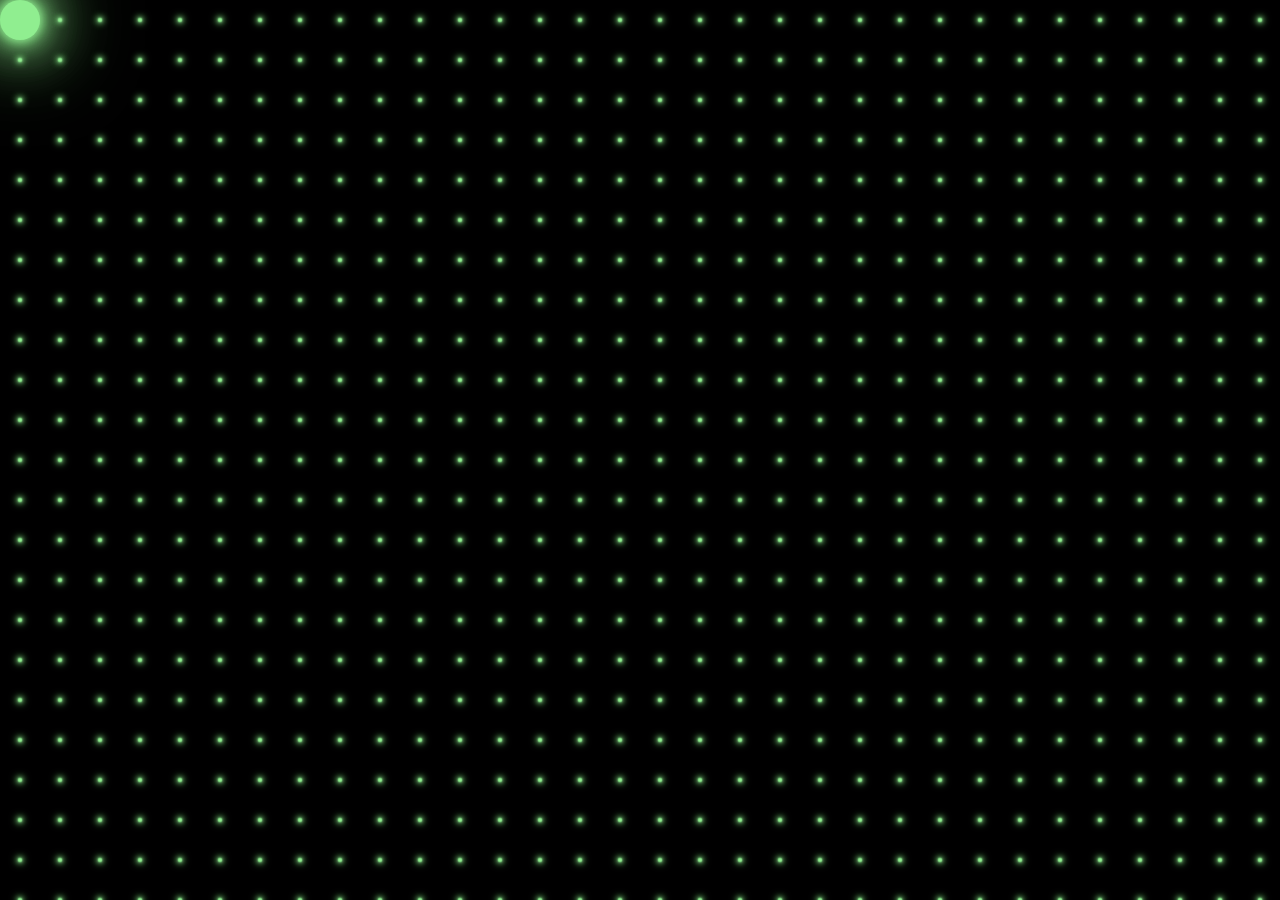
<file: Animations/animation1.html>
<!DOCTYPE html>
<html lang="en">
<head>
    <meta charset="UTF-8">
    <meta name="viewport" content="width=device-width, initial-scale=1.0">
    <title>Animation1</title>
    <link rel="stylesheet" href="css/animation1.css">
    <link rel="icon" type="image/png" href="icon/animation.png">
</head>
<body>
    <section>
        <span></span><span></span><span></span><span></span><span></span><span></span><span></span><span></span><span></span><span></span><span></span><span></span><span></span><span></span><span></span><span></span><span></span><span></span><span></span><span></span><span></span><span></span><span></span><span></span><span></span><span></span><span></span><span></span><span></span><span></span><span></span><span></span><span></span><span></span><span></span><span></span><span></span><span></span><span></span><span></span><span></span><span></span><span></span><span></span><span></span><span></span><span></span><span></span><span></span><span></span><span></span><span></span><span></span><span></span><span></span><span></span><span></span><span></span><span></span><span></span><span></span><span></span><span></span><span></span><span></span><span></span><span></span><span></span><span></span><span></span><span></span><span></span><span></span><span></span><span></span><span></span><span></span><span></span><span></span><span></span><span></span><span></span><span></span><span></span><span></span><span></span><span></span><span></span><span></span><span></span><span></span><span></span><span></span><span></span><span></span><span></span><span></span><span></span><span></span><span></span><span></span><span></span><span></span><span></span><span></span><span></span><span></span><span></span><span></span><span></span><span></span><span></span><span></span><span></span><span></span><span></span><span></span><span></span><span></span><span></span><span></span><span></span><span></span><span></span><span></span><span></span><span></span><span></span><span></span><span></span><span></span><span></span><span></span><span></span><span></span><span></span><span></span><span></span><span></span><span></span><span></span><span></span><span></span><span></span><span></span><span></span><span></span><span></span><span></span><span></span><span></span><span></span><span></span><span></span><span></span><span></span><span></span><span></span><span></span><span></span><span></span><span></span><span></span><span></span><span></span><span></span><span></span><span></span><span></span><span></span><span></span><span></span><span></span><span></span><span></span><span></span><span></span><span></span><span></span><span></span><span></span><span></span><span></span><span></span><span></span><span></span><span></span><span></span><span></span><span></span><span></span><span></span><span></span><span></span><span></span><span></span><span></span><span></span><span></span><span></span><span></span><span></span><span></span><span></span><span></span><span></span><span></span><span></span><span></span><span></span><span></span><span></span><span></span><span></span><span></span><span></span><span></span><span></span><span></span><span></span><span></span><span></span><span></span><span></span><span></span><span></span><span></span><span></span><span></span><span></span><span></span><span></span><span></span><span></span><span></span><span></span><span></span><span></span><span></span><span></span><span></span><span></span><span></span><span></span><span></span><span></span><span></span><span></span><span></span><span></span><span></span><span></span><span></span><span></span><span></span><span></span><span></span><span></span><span></span><span></span><span></span><span></span><span></span><span></span><span></span><span></span><span></span><span></span><span></span><span></span><span></span><span></span><span></span><span></span><span></span><span></span><span></span><span></span><span></span><span></span><span></span><span></span><span></span><span></span><span></span><span></span><span></span><span></span><span></span><span></span><span></span><span></span><span></span><span></span><span></span><span></span><span></span><span></span><span></span><span></span><span></span><span></span><span></span><span></span><span></span><span></span><span></span><span></span><span></span><span></span><span></span><span></span><span></span><span></span><span></span><span></span><span></span><span></span><span></span><span></span><span></span><span></span><span></span><span></span><span></span><span></span><span></span><span></span><span></span><span></span><span></span><span></span><span></span><span></span><span></span><span></span><span></span><span></span><span></span><span></span><span></span><span></span><span></span><span></span><span></span><span></span><span></span><span></span><span></span><span></span><span></span><span></span><span></span><span></span><span></span><span></span><span></span><span></span><span></span><span></span><span></span><span></span><span></span><span></span><span></span><span></span><span></span><span></span><span></span><span></span><span></span><span></span><span></span><span></span><span></span><span></span><span></span><span></span><span></span><span></span><span></span><span></span><span></span><span></span><span></span><span></span><span></span><span></span><span></span><span></span><span></span><span></span><span></span><span></span><span></span><span></span><span></span><span></span><span></span><span></span><span></span><span></span><span></span><span></span><span></span><span></span><span></span><span></span><span></span><span></span><span></span><span></span><span></span><span></span><span></span><span></span><span></span><span></span><span></span><span></span><span></span><span></span><span></span><span></span><span></span><span></span><span></span><span></span><span></span><span></span><span></span><span></span><span></span><span></span><span></span><span></span><span></span><span></span><span></span><span></span><span></span><span></span><span></span><span></span><span></span><span></span><span></span><span></span><span></span><span></span><span></span><span></span><span></span><span></span><span></span><span></span><span></span><span></span><span></span><span></span><span></span><span></span><span></span><span></span><span></span><span></span><span></span><span></span><span></span><span></span><span></span><span></span><span></span><span></span><span></span><span></span><span></span><span></span><span></span><span></span><span></span><span></span><span></span><span></span><span></span><span></span><span></span><span></span><span></span><span></span><span></span><span></span><span></span><span></span><span></span><span></span><span></span><span></span><span></span><span></span><span></span><span></span><span></span><span></span><span></span><span></span><span></span><span></span><span></span><span></span><span></span><span></span><span></span><span></span><span></span><span></span><span></span><span></span><span></span><span></span><span></span><span></span><span></span><span></span><span></span><span></span><span></span><span></span><span></span><span></span><span></span><span></span><span></span><span></span><span></span><span></span><span></span><span></span><span></span><span></span><span></span><span></span><span></span><span></span><span></span><span></span><span></span><span></span><span></span><span></span><span></span><span></span><span></span><span></span><span></span><span></span><span></span><span></span><span></span><span></span><span></span><span></span><span></span><span></span><span></span><span></span><span></span><span></span><span></span><span></span><span></span><span></span><span></span><span></span><span></span><span></span><span></span><span></span><span></span><span></span><span></span><span></span><span></span><span></span><span></span><span></span><span></span><span></span><span></span><span></span><span></span><span></span><span></span><span></span><span></span><span></span><span></span><span></span><span></span><span></span><span></span><span></span><span></span><span></span><span></span><span></span><span></span><span></span><span></span><span></span><span></span><span></span><span></span><span></span><span></span><span></span><span></span><span></span><span></span><span></span><span></span><span></span><span></span><span></span><span></span><span></span><span></span><span></span><span></span><span></span><span></span><span></span><span></span><span></span><span></span><span></span><span></span><span></span><span></span><span></span><span></span><span></span><span></span><span></span><span></span><span></span><span></span><span></span><span></span><span></span><span></span><span></span><span></span><span></span><span></span><span></span><span></span><span></span><span></span><span></span><span></span><span></span><span></span><span></span><span></span><span></span><span></span><span></span><span></span><span></span><span></span><span></span><span></span><span></span><span></span><span></span><span></span><span></span><span></span><span></span><span></span><span></span><span></span><span></span><span></span><span></span><span></span><span></span><span></span><span></span><span></span><span></span><span></span><span></span><span></span><span></span><span></span><span></span><span></span><span></span><span></span><span></span><span></span><span></span><span></span><span></span><span></span><span></span><span></span><span></span><span></span><span></span><span></span><span></span><span></span><span></span><span></span><span></span><span></span><span></span><span></span><span></span><span></span><span></span><span></span><span></span><span></span><span></span><span></span><span></span><span></span><span></span><span></span><span></span><span></span><span></span><span></span><span></span><span></span><span></span><span></span><span></span><span></span><span></span><span></span><span></span><span></span><span></span><span></span><span></span><span></span><span></span><span></span><span></span><span></span><span></span><span></span><span></span><span></span><span></span><span></span><span></span><span></span><span></span><span></span><span></span><span></span><span></span><span></span><span></span><span></span><span></span><span></span><span></span><span></span><span></span><span></span><span></span><span></span><span></span><span></span><span></span><span></span><span></span><span></span><span></span><span></span><span></span><span></span><span></span><span></span><span></span><span></span><span></span><span></span><span></span><span></span><span></span><span></span><span></span><span></span><span></span><span></span><span></span><span></span><span></span><span></span><span></span><span></span><span></span><span></span><span></span><span></span><span></span><span></span><span></span><span></span><span></span><span></span><span></span><span></span><span></span><span></span><span></span><span></span><span></span><span></span><span></span><span></span><span></span><span></span><span></span><span></span><span></span><span></span><span></span><span></span><span></span><span></span><span></span><span></span><span></span><span></span><span></span><span></span><span></span><span></span><span></span><span></span><span></span><span></span><span></span><span></span><span></span><span></span><span></span><span></span><span></span><span></span><span></span><span></span><span></span><span></span><span></span><span></span><span></span><span></span><span></span><span></span><span></span><span></span><span></span><span></span><span></span><span></span><span></span><span></span><span></span><span></span><span></span><span></span><span></span><span></span><span></span><span></span><span></span><span></span><span></span><span></span><span></span><span></span><span></span><span></span><span></span><span></span><span></span><span></span><span></span><span></span><span></span><span></span><span></span><span></span><span></span><span></span><span></span><span></span><span></span><span></span><span></span><span></span><span></span><span></span><span></span><span></span><span></span><span></span><span></span><span></span><span></span><span></span><span></span><span></span><span></span><span></span><span></span><span></span><span></span><span></span><span></span><span></span><span></span><span></span><span></span><span></span><span></span><span></span><span></span><span></span><span></span><span></span><span></span><span></span><span></span><span></span><span></span><span></span><span></span><span></span><span></span><span></span><span></span><span></span><span></span><span></span><span></span><span></span><span></span><span></span><span></span><span></span><span></span><span></span><span></span><span></span><span></span><span></span><span></span><span></span><span></span><span></span><span></span><span></span><span></span><span></span><span></span><span></span><span></span><span></span><span></span><span></span><span></span><span></span><span></span><span></span><span></span><span></span><span></span><span></span><span></span><span></span><span></span><span></span><span></span><span></span><span></span><span></span><span></span><span></span><span></span>
        <span></span><span></span><span></span><span></span><span></span><span></span><span></span><span></span><span></span><span></span><span></span><span></span><span></span><span></span><span></span><span></span><span></span><span></span><span></span><span></span><span></span><span></span><span></span><span></span><span></span><span></span><span></span><span></span><span></span><span></span><span></span><span></span><span></span><span></span><span></span><span></span><span></span><span></span><span></span><span></span><span></span><span></span><span></span><span></span><span></span><span></span><span></span><span></span><span></span><span></span><span></span><span></span><span></span><span></span><span></span><span></span><span></span><span></span><span></span><span></span><span></span><span></span><span></span><span></span><span></span><span></span><span></span><span></span><span></span><span></span><span></span><span></span><span></span><span></span><span></span><span></span><span></span><span></span><span></span><span></span><span></span><span></span><span></span><span></span><span></span><span></span><span></span><span></span><span></span><span></span><span></span><span></span><span></span><span></span><span></span><span></span><span></span><span></span><span></span><span></span><span></span><span></span><span></span><span></span><span></span><span></span><span></span><span></span><span></span><span></span><span></span><span></span><span></span><span></span><span></span><span></span><span></span><span></span><span></span><span></span><span></span><span></span><span></span><span></span><span></span><span></span><span></span><span></span><span></span><span></span><span></span><span></span><span></span><span></span><span></span><span></span><span></span><span></span><span></span><span></span><span></span><span></span><span></span><span></span><span></span><span></span><span></span><span></span><span></span><span></span><span></span><span></span><span></span><span></span><span></span><span></span><span></span><span></span><span></span><span></span><span></span><span></span><span></span><span></span><span></span><span></span><span></span><span></span><span></span><span></span><span></span><span></span><span></span><span></span><span></span><span></span><span></span><span></span><span></span><span></span><span></span><span></span><span></span><span></span><span></span><span></span><span></span><span></span><span></span><span></span><span></span><span></span><span></span><span></span><span></span><span></span><span></span><span></span><span></span><span></span><span></span><span></span><span></span><span></span><span></span><span></span><span></span><span></span><span></span><span></span><span></span><span></span><span></span><span></span><span></span><span></span><span></span><span></span><span></span><span></span><span></span><span></span><span></span><span></span><span></span><span></span><span></span><span></span><span></span><span></span><span></span><span></span><span></span><span></span><span></span><span></span><span></span><span></span><span></span><span></span><span></span><span></span><span></span><span></span><span></span><span></span><span></span><span></span><span></span><span></span><span></span><span></span><span></span><span></span><span></span><span></span><span></span><span></span><span></span><span></span><span></span><span></span><span></span><span></span><span></span><span></span><span></span><span></span><span></span><span></span><span></span><span></span><span></span><span></span><span></span><span></span><span></span><span></span><span></span><span></span><span></span><span></span><span></span><span></span><span></span><span></span><span></span><span></span><span></span><span></span><span></span><span></span><span></span><span></span><span></span><span></span><span></span><span></span><span></span><span></span><span></span><span></span><span></span><span></span><span></span><span></span><span></span><span></span><span></span><span></span><span></span><span></span><span></span><span></span><span></span><span></span><span></span><span></span><span></span><span></span><span></span><span></span><span></span><span></span><span></span><span></span><span></span><span></span><span></span><span></span><span></span><span></span><span></span><span></span><span></span><span></span><span></span><span></span><span></span><span></span><span></span><span></span><span></span><span></span><span></span><span></span><span></span><span></span><span></span><span></span><span></span><span></span><span></span><span></span><span></span><span></span><span></span><span></span><span></span><span></span><span></span><span></span><span></span><span></span><span></span><span></span><span></span><span></span><span></span><span></span><span></span><span></span><span></span><span></span><span></span><span></span><span></span><span></span><span></span><span></span><span></span><span></span><span></span><span></span><span></span><span></span><span></span><span></span><span></span><span></span><span></span><span></span><span></span><span></span><span></span><span></span><span></span><span></span><span></span><span></span><span></span><span></span><span></span><span></span><span></span><span></span><span></span><span></span><span></span><span></span><span></span><span></span><span></span><span></span><span></span><span></span><span></span><span></span><span></span><span></span><span></span><span></span><span></span><span></span><span></span><span></span><span></span><span></span><span></span><span></span><span></span><span></span><span></span><span></span><span></span><span></span><span></span><span></span><span></span><span></span><span></span><span></span><span></span><span></span><span></span><span></span><span></span><span></span><span></span><span></span><span></span><span></span><span></span><span></span><span></span><span></span><span></span><span></span><span></span><span></span><span></span><span></span><span></span><span></span><span></span><span></span><span></span><span></span><span></span><span></span><span></span><span></span><span></span><span></span><span></span><span></span><span></span><span></span><span></span><span></span><span></span><span></span><span></span><span></span><span></span><span></span><span></span><span></span><span></span><span></span><span></span><span></span><span></span><span></span><span></span><span></span><span></span><span></span><span></span><span></span>    
    </section>
</body>
</html>
</file>
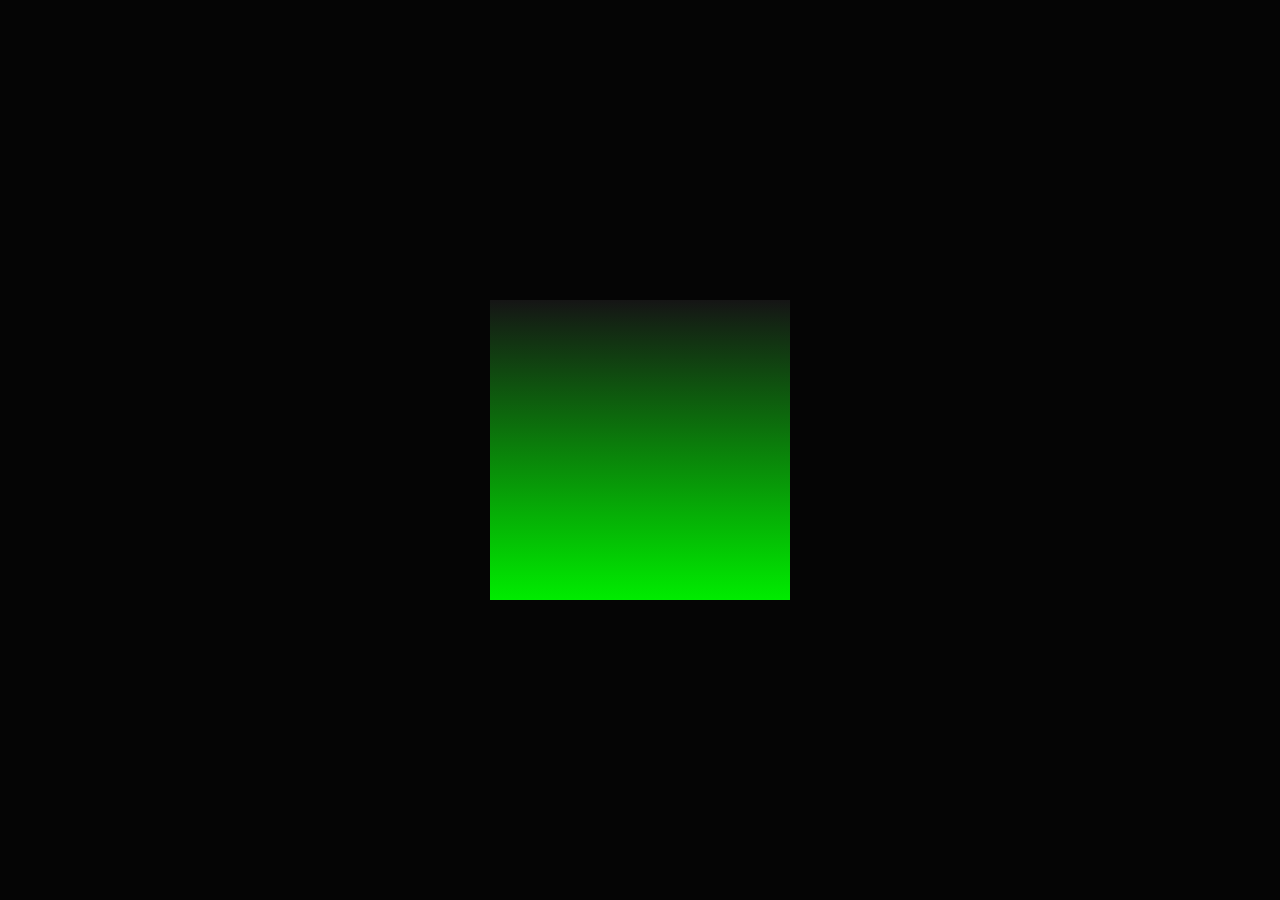
<file: Animations/animation2.html>
<!DOCTYPE html>
<html lang="en">
<head>
    <meta charset="UTF-8">
    <meta name="viewport" content="width=device-width, initial-scale=1.0">
    <title>Animation2</title>
    <link rel="stylesheet" href="css/animation2.css">
    <link rel="icon" type="image/png" href="icon/animation.png">
</head>
<body>
    <div class="cube">
        <div class="top"></div>
        <div>
            <span style="--i:0;"></span>
            <span style="--i:1;"></span>
            <span style="--i:2;"></span>
            <span style="--i:3;"></span>
        </div>
    </div>
</body>
</html>
</file>
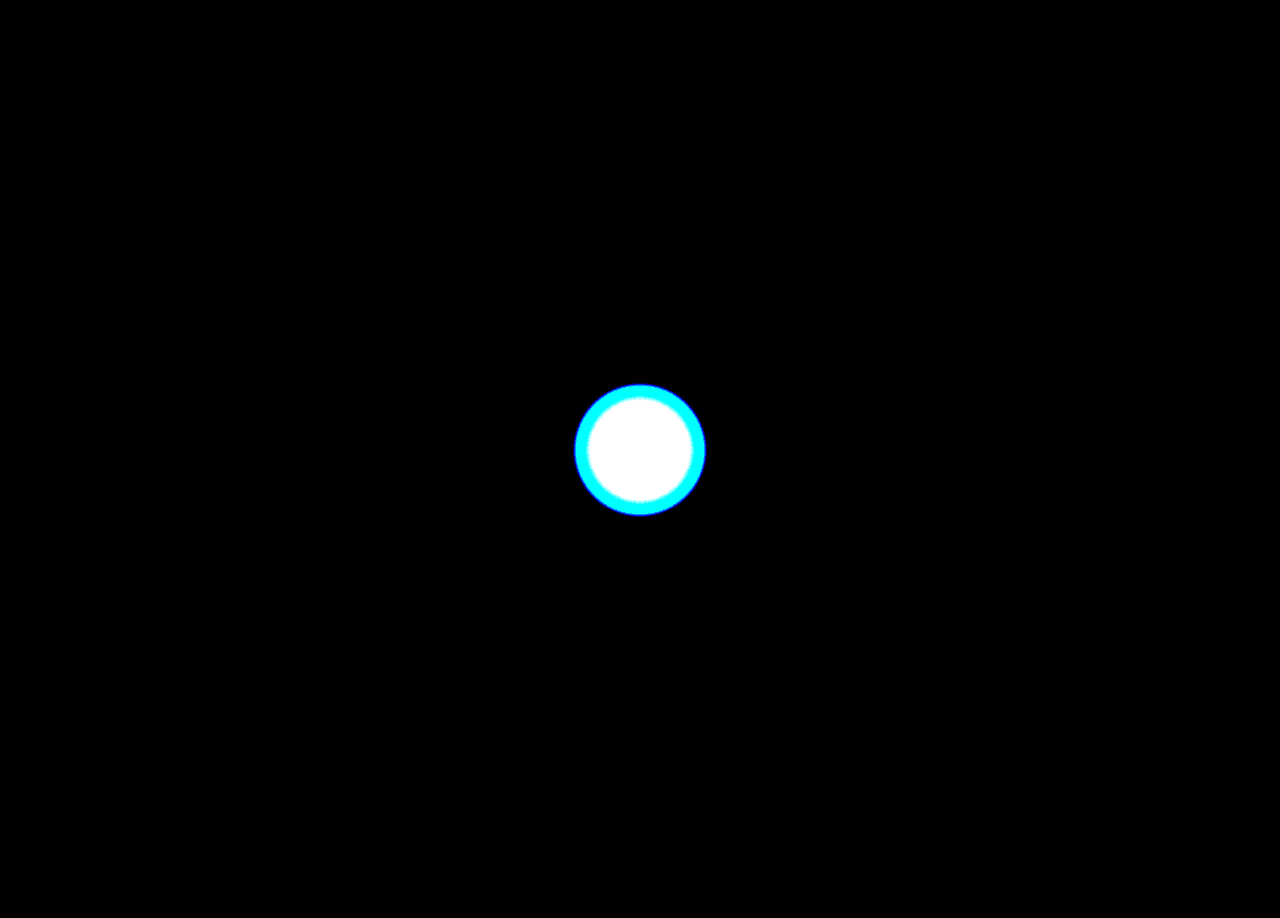
<file: Animations/animation3.html>
<!DOCTYPE html>
<html>
    <head>
        <<meta charset="UTF-8">
        <meta name="viewport" content="width=device-width, initial-scale=1.0">
        <title>Animation3</title>
        <link rel="stylesheet" href="css/animation3.css">
        <link rel="icon" type="image/png" href="icon/animation.png">
    </head>
<body>
    <div class="wrap">
        <div class="meta"></div>
        <div class="meta"></div>
    </div>
</body>
</html>
</file>
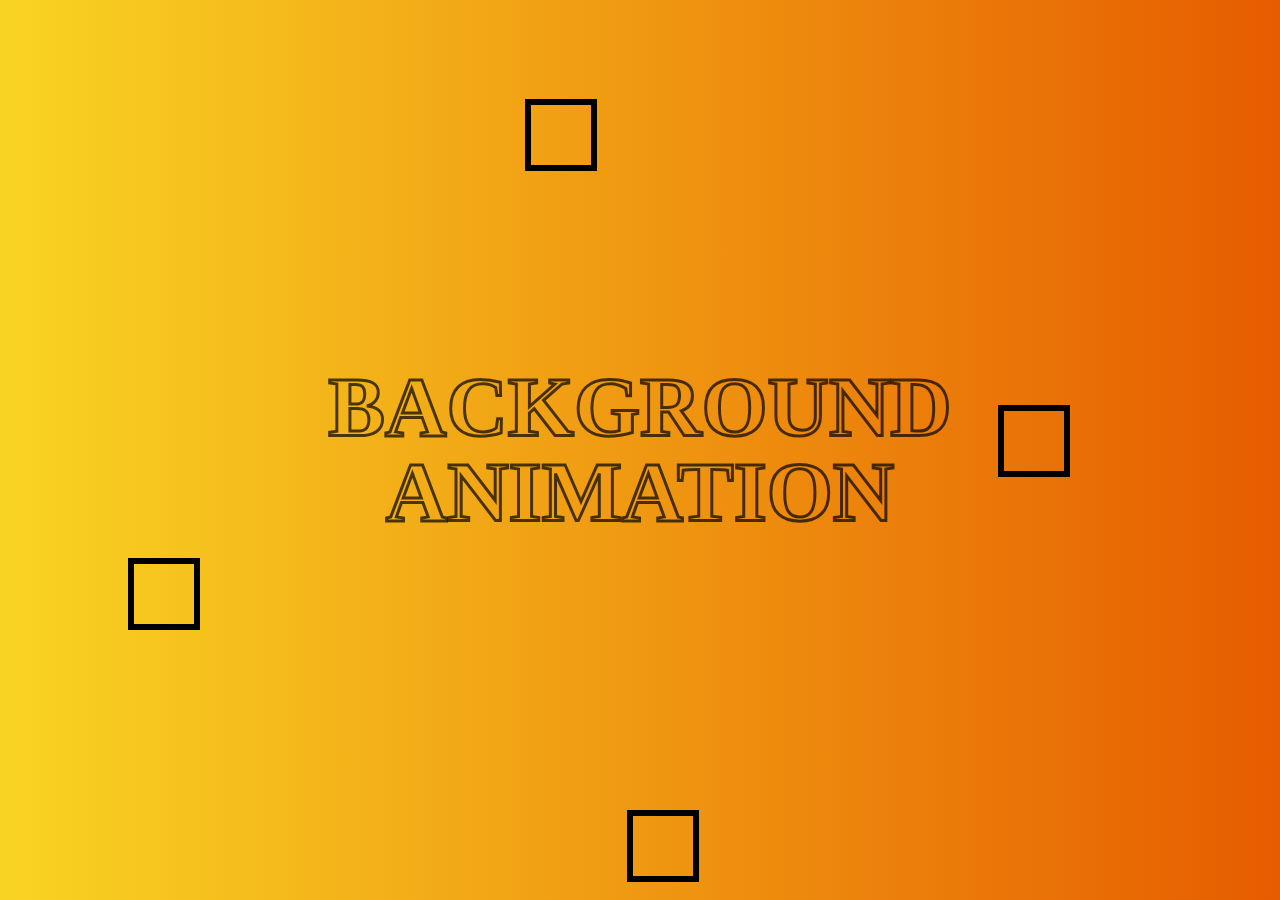
<file: Animations/animation4.html>
<!DOCTYPE html>
<html lang="en">
<head>
    <meta charset="UTF-8">
    <meta name="viewport" content="width=device-width, initial-scale=1.0">
    <title>Animation4</title>
    <link rel="stylesheet" href="css/animation4.css">
    <link rel="icon" type="image/png" href="icon/animation.png">
</head>
<body>
    <div class="container">
        <div class="elements">
            <div></div>
            <div></div>
            <div></div>
            <div></div>
        </div>
        <h2>Background Animation</h2>
    </div>
</body>
</html>
</file>
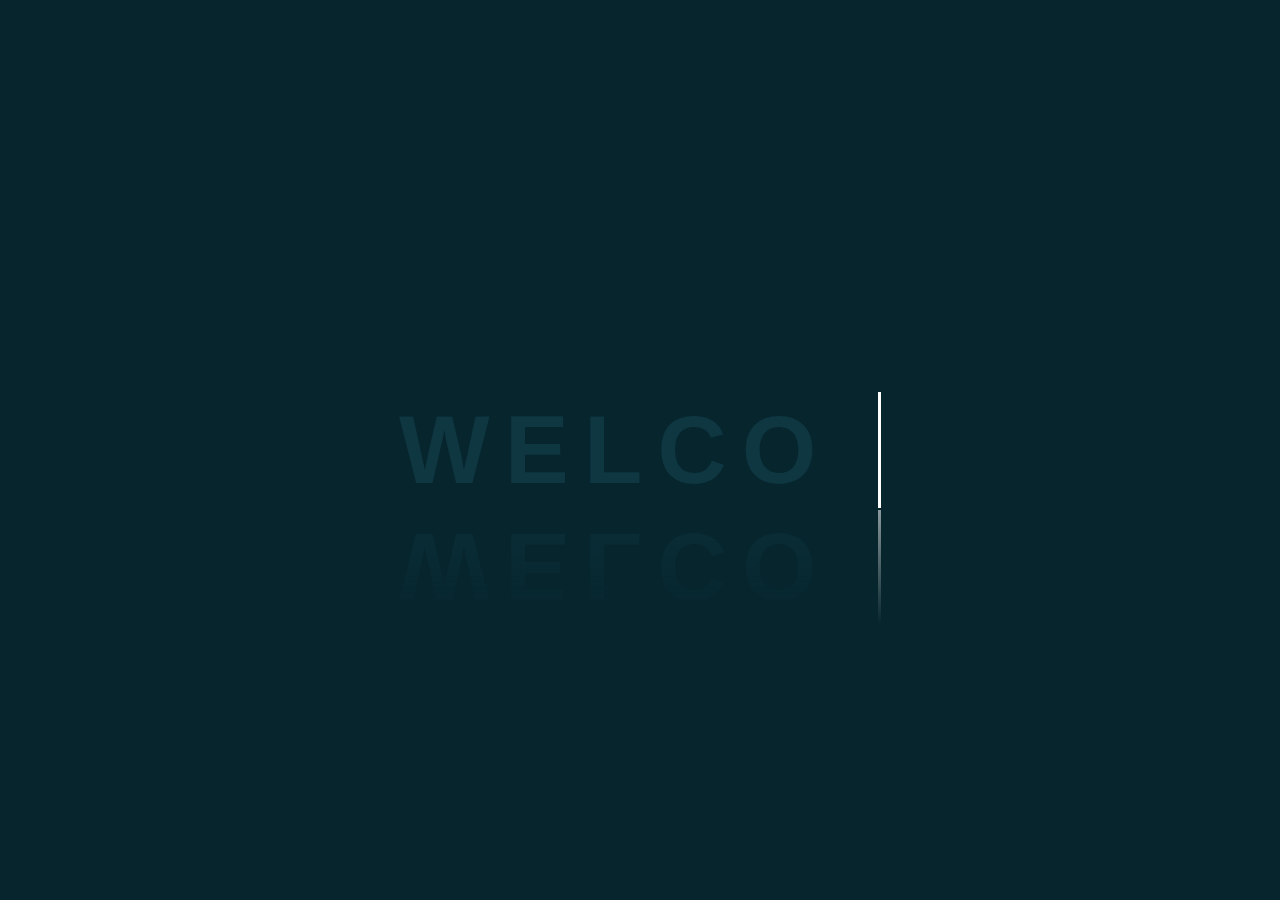
<file: Animations/animation5.html>
<!DOCTYPE html>
<html lang="en">
  <head>
    <meta charset="UTF-8" />
    <meta name="viewport" content="width=device-width, initial-scale=1.0" />
    <link rel="stylesheet" href="css/animation5.css" />
    <link rel="icon" type="image/png" href="icon/animation.png">
    <title>Light Effect</title>
  </head>
  <body>
    <div class="container">
        <h2>
            <span id="animatedText"></span>
            <span class="cursor">&nbsp;</span>
        </h2>
    </div>
    <script src="JS/animation5.js"></script>
  </body>
</html>
</file>
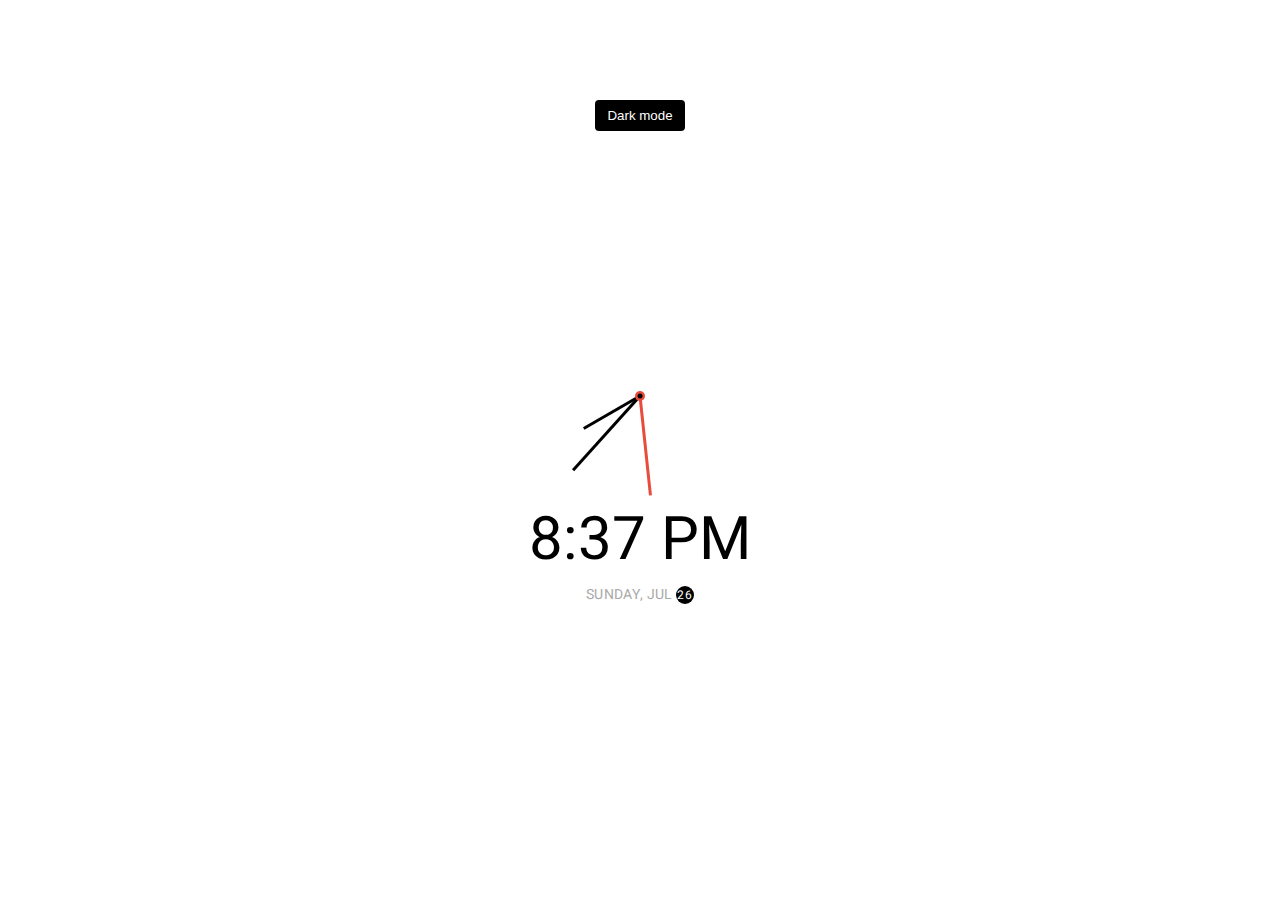
<file: Animations/clock.html>
<!DOCTYPE html>
<html lang="en">
  <head>
    <meta charset="UTF-8" />
    <meta name="viewport" content="width=device-width, initial-scale=1.0" />
    <link rel="stylesheet" href="css/clock.css" />
    <link rel="icon" type="image/png" href="icon/animation.png">
    <title>Clock</title>
  </head>
  <body>

    <button class="toggle">Dark mode</button>

    <div class="clock-container">
      <div class="clock">
        <div class="needle hour"></div>
        <div class="needle minute"></div>
        <div class="needle second"></div>
        <div class="center-point"></div>
      </div>

      <div class="time"></div>
      <div class="date"></div>
    </div>

    <script src="JS/clock.js"></script>
  </body>
</html>
</file>
<file: Animations/css/animation1.css>
*{
    margin:0;
    padding:0;
    box-sizing: border-box;
}
section{
    position: relative;
    width: 100%;
    height: 100vh;
    background-color: black;
    display: flex;
    flex-wrap: wrap;
    overflow: hidden;
    animation:  changecolor 2s linear infinite;
}
@keyframes changecolor{
    0%{
        filter:hue-rotate(0deg);
    }
    100%{
        filter:hue-rotate(360deg);
    }
}
span{
    position: relative;
    width: 40px;
    height: 40px;
    display: block;
}
span::before{
    content:'';
    position: absolute;
    top:0;
    left:0;
    width: 100%;
    height: 100%;
    background-color: lightgreen;
    transform: scale(0.1);
    box-shadow: 0 0 10px lightgreen, 0 0 20px lightgreen, 0 0 40px lightgreen, 0 0 60px lightgreen, 0 0 80px lightgreen, 0 0 100px lightgreen;
    border-radius: 50%;
    pointer-events: none;
    transition: 2s;
}
span:hover::before{
    transform: scale(1);
    transition: 0s;
}
</file>
<file: Animations/css/animation2.css>
*{
    margin:0;
    padding:0;
    box-sizing: border-box;
}
body{
    display: flex;
    justify-content: center;
    align-items: center;
    min-height: 100vh;
    background: #050505;
}
.cube{
    position: relative;
    width: 300px;
    height: 300px;
    transform-style: preserve-3d;
    animation: animate 4s linear infinite;
}
@keyframes animate{
    0%{
        transform: rotateX(-30deg) rotateY(0deg);
    }
    100%{
        transform: rotateX(-30deg) rotateY(360deg);
    }
}
.cube div{
    position: absolute;
    top:0;
    left:0;
    width:100%;
    height:100%;
    transform-style: preserve-3d;
}
.cube div span{
    position: absolute;
    top:0;
    left:0;
    width: 100%;
    height: 100%;
    color:black;
    display: flex;
    justify-content: center;
    align-items: center;
    font-size: -webkit-xxx-large;
    font-family: cursive;
    background:linear-gradient(#151515,#00ec00);
    transform: rotateY(calc(90deg * var(--i))) translateZ(150px);
    
}
.top{
    position: absolute;
    top:0;
    left:0;
    width: 300px;
    height: 300px;
    background-color: #222;
    transform: rotateX(90deg) translateZ(150px);
}
.top::before{
    content: '';
    position: absolute;
    top:0;
    left:0;
    width:300px;
    height: 300px;
    background-color: rgb(20, 243, 20);
    transform: translateZ(-380px);
    filter: blur(20px);
    box-shadow: 0 0 120px rgb(0, 255, 0,0.2),0 0 200px rgb(0, 255, 0,0.4),0 0 300px rgb(0, 255, 0,0.6),0 0 400px rgb(0, 255, 0,0.8),0 0 500px rgb(0, 255, 0,1);
}
</file>
<file: Animations/css/animation3.css>
body,html,.wrap{
    height:100%;
    margin:0;
    padding:0;
    overflow:hidden;
}
body{
    -webkit-filter: contrast(25);
    background:black;
}
.wrap{
    background: inherit;
    animation:7s spin ease-in-out infinite;
}
.meta:before,.meta:after{
    content:"";
    position: absolute;
    width:100px;
    height: 100px;
    left:50%;
    top:50%;
    margin:-50px;
    background: rgba(160,230,245,.9);
    border-radius: 100%;
    -webkit-filter:blur(25px);
    filter:blur(25px);
    animation:move 12s infinite alternate ease-in-out;
}
.meta:before{
    animation-duration:19.3s;
    animation-delay: -3.3s;
}
.meta:nth-child(2):before{
    animation-duration: 14.7s;
    animation-delay: -2.7s;
}
.meta:nth-child(2):after{
    animation-duration: 8.7s;
    animation-delay: -5.32s;
}    
@keyframes spin{
    to{
        transform: rotate(360deg)
    }
}
@keyframes move{
    0%{
        transform: translate(0%,100%);
    }
    15%{
        transform: translate(-120%,160%);
    }
    30%{
        transform: translate(100%,-80%);
    }
    40%{
        transform: translate(-140%,0%);
    }
    60%{
        transform: translate(40%,-80%);
    }
    80%{
        transform: translate(-160%,-20%);
    }
    100%{
        transform: translate(40%,60%);
    }
}
</file>
<file: Animations/css/animation4.css>
body{
    margin:0;
    padding:0;
}
.container{
    position: absolute;
    width:100%;
    height:100%;
    overflow:hidden;
    background:linear-gradient(to right,#f9d423,#e65c00);
}
.container h2{
    position: absolute;
    top :50%;
    left:50%;
    transform: translate(-50%,-50%);
    text-align: center;
    color:transparent;
    font-weight: 900;
    text-transform: uppercase;
    font-size: 85px;
    margin:0;
    -webkit-text-stroke: 3px rgba(0,0,0,0.7);
    line-height:85px;
}
.elements div{
    position: absolute;
    width: 60px;
    height: 60px;
    background:transparent;
    border:6px solid black;
}
.elements div:nth-child(1){
    top:11%;
    left:41%;
    animation:animate 10s linear infinite;
}
.elements div:nth-child(2){
    top:90%;
    left:49%;
    animation:animate 7s linear infinite;
}
.elements div:nth-child(3){
    top:62%;
    left:10%;
    animation:animate 9s linear infinite;
}
.elements div:nth-child(4){
    top:45%;
    left:78%;
    animation:animate 10s linear infinite;
}
@keyframes animate {
    0%{
        transform: scale(0) translateY(-90px) rotate(360deg);
        opacity: 1;
    }
    100%{
        transform: scale(1.3) translateY(-90px) rotate(-180deg);
        border-radius: 50%;
        opacity: 0;
    }
}
</file>
<file: Animations/css/animation5.css>
* {
    margin: 0;
    padding: 0;
    box-sizing: border-box;
    font-family: Arial, sans-serif;
}
body {
    display: flex;
    justify-content: center;
    align-items: center;
    min-height: 100vh;
    background: #07252d;
    padding: 20px;
}
.container {
    width: 100%;
    max-width: 1200px;
}
h2 {
    position: relative;
    font-size: 6em;
    letter-spacing: 15px;
    color: #0e3742;
    text-transform: uppercase;
    width: 100%;
    text-align: center;
    -webkit-box-reflect: below 1px linear-gradient(transparent, #0008);
    line-height: 1.2em;
    outline: none;
    animation: animate 5s linear infinite;
}
@keyframes animate {
    0%, 18%, 20%, 50.1%, 60%, 65.1%, 80%, 90.1%, 92% {
        color: #0E3742;
        text-shadow: none;
    }
    18.1%, 20.1%, 30%, 50%, 60.1%, 65%, 80.1%, 90%, 92.1%, 100% {
        color: #fff;
        text-shadow: 0 0 10px #03bcf4,
                     0 0 20px #03bcf4,
                     0 0 40px #03bcf4,
                     0 0 80px #03bcf4,
                     0 0 160px #03bcf4;
    }
}
.cursor {
    display: inline-block;
    width: 3px;
    background-color: #fff;
    margin-left: 5px;
    animation: blink 0.7s infinite;
}
@keyframes blink {
    0%, 100% { opacity: 1; }
    50% { opacity: 0; }
}

@media screen and (max-width: 1200px) {
    h2 {
        font-size: 5em;
        letter-spacing: 10px;
    }
}
@media screen and (max-width: 768px) {
    h2 {
        font-size: 3em;
        letter-spacing: 5px;
    }
}
@media screen and (max-width: 480px) {
    h2 {
        font-size: 2em;
        letter-spacing: 3px;
    }
}
</file>
<file: Animations/css/clock.css>
@import url('https://fonts.googleapis.com/css?family=Heebo:300&display=swap');

* {
  box-sizing: border-box;
}

:root {
  --primary-color: #000;
  --secondary-color: #fff;
}

html {
  transition: all 0.5s ease-in;
}

html.dark {
  --primary-color: #fff;
  --secondary-color: #333;
}

html.dark {
  background-color: #111;
  color: var(--primary-color);
}

body {
  font-family: 'Heebo', sans-serif;
  display: flex;
  align-items: center;
  justify-content: center;
  height: 100vh;
  overflow: hidden;
  margin: 0;
}

.toggle {
  cursor: pointer;
  background-color: var(--primary-color);
  color: var(--secondary-color);
  border: 0;
  border-radius: 4px;
  padding: 8px 12px;
  position: absolute;
  top: 100px;
}

.toggle:focus {
  outline: none;
}

.clock-container {
  display: flex;
  flex-direction: column;
  justify-content: space-between;
  align-items: center;
}

.clock {
  position: relative;
  width: 200px;
  height: 200px;
}

.needle {
  background-color: var(--primary-color);
  position: absolute;
  top: 50%;
  left: 50%;
  height: 65px;
  width: 3px;
  transform-origin: bottom center;
  transition: all 0.5s ease-in linear;
}

.needle.hour {
  transform: translate(-50%, -100%) rotate(0deg);
}

.needle.minute {
  transform: translate(-50%, -100%) rotate(0deg);
  height: 100px;
}

.needle.second {
  transform: translate(-50%, -100%) rotate(0deg);
  height: 100px;
  background-color: #e74c3c;
}

.center-point {
  background-color: #e74c3c;
  width: 10px;
  height: 10px;
  position: absolute;
  top: 50%;
  left: 50%;
  transform: translate(-50%, -50%);
  border-radius: 50%;
}

.center-point::after {
  content: '';
  background-color: var(--primary-color);
  width: 5px;
  height: 5px;
  position: absolute;
  top: 50%;
  left: 50%;
  transform: translate(-50%, -50%);
  border-radius: 50%;
}

.time {
  font-size: 60px;
}

.date {
  color: #aaa;
  font-size: 14px;
  letter-spacing: 0.3px;
  text-transform: uppercase;
}

.date .circle {
  background-color: var(--primary-color);
  color: var(--secondary-color);
  border-radius: 50%;
  height: 18px;
  width: 18px;
  display: inline-flex;
  align-items: center;
  justify-content: center;
  line-height: 18px;
  transition: all 0.5s ease-in;
  font-size: 12px;
}
</file>
